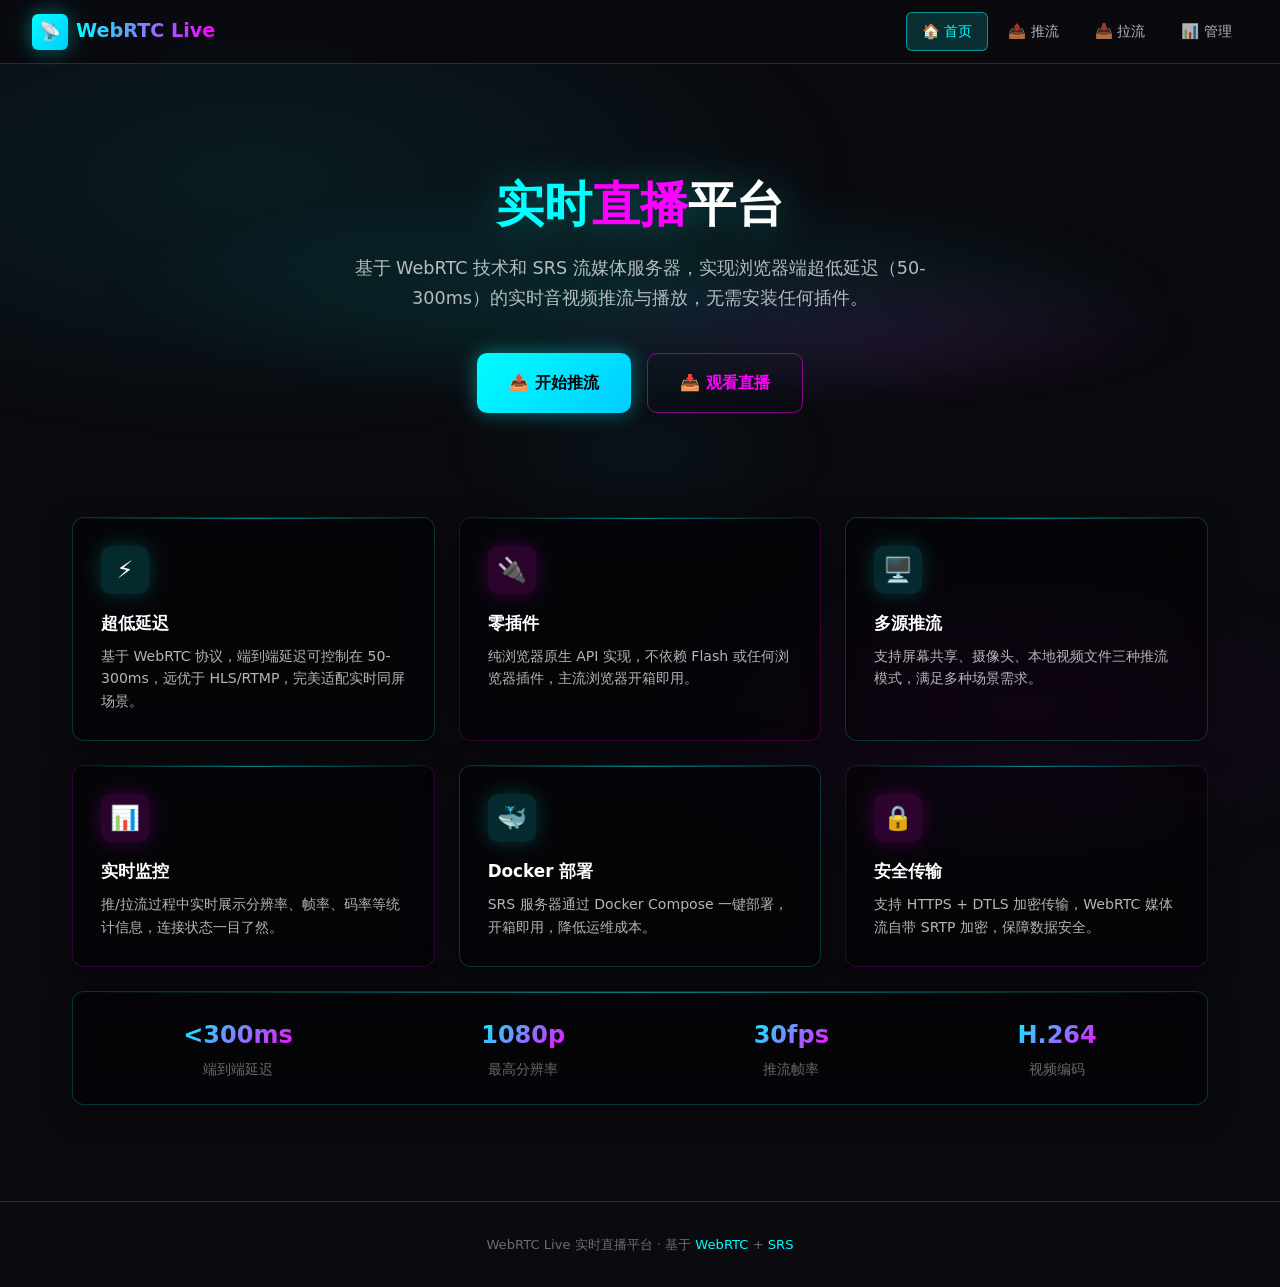
<file: frontend/index.html>
<!DOCTYPE html>
<html lang="zh-CN">
<head>
    <meta charset="UTF-8">
    <meta name="viewport" content="width=device-width, initial-scale=1.0">
    <meta name="description" content="WebRTC + SRS 实时直播平台 - 基于 WebRTC 和 SRS 的低延迟音视频解决方案">
    <title>WebRTC Live - 实时直播平台</title>
    <link rel="stylesheet" href="css/style.css">
</head>
<body>

<!-- 导航栏 -->
<nav class="navbar">
    <a href="/" class="navbar-brand">
        <span class="logo-icon">📡</span>
        <span class="brand-text">WebRTC Live</span>
    </a>
    <ul class="navbar-nav">
        <li><a href="/" class="active">🏠 首页</a></li>
        <li><a href="/publish.html">📤 推流</a></li>
        <li><a href="/play.html">📥 拉流</a></li>
        <li><a href="/admin.html">📊 管理</a></li>
    </ul>
</nav>

<!-- 主内容 -->
<div class="main-container">

    <!-- Hero 区域 -->
    <section class="hero-section">
        <div class="hero-bg"></div>
        <h1 class="hero-title">
            <span class="text-cyan">实时</span><span class="text-magenta">直播</span>平台
        </h1>
        <p class="hero-subtitle">
            基于 WebRTC 技术和 SRS 流媒体服务器，实现浏览器端超低延迟（50-300ms）的实时音视频推流与播放，无需安装任何插件。
        </p>
        <div class="hero-actions">
            <a href="/publish.html" class="btn btn-primary btn-lg">📤 开始推流</a>
            <a href="/play.html" class="btn btn-outline-magenta btn-lg">📥 观看直播</a>
        </div>
    </section>

    <!-- 特性卡片 -->
    <section class="features-grid mt-3">
        <div class="glass-card feature-card">
            <div class="feature-icon cyan">⚡</div>
            <h3>超低延迟</h3>
            <p>基于 WebRTC 协议，端到端延迟可控制在 50-300ms，远优于 HLS/RTMP，完美适配实时同屏场景。</p>
        </div>
        <div class="glass-card feature-card magenta">
            <div class="feature-icon magenta">🔌</div>
            <h3>零插件</h3>
            <p>纯浏览器原生 API 实现，不依赖 Flash 或任何浏览器插件，主流浏览器开箱即用。</p>
        </div>
        <div class="glass-card feature-card">
            <div class="feature-icon cyan">🖥️</div>
            <h3>多源推流</h3>
            <p>支持屏幕共享、摄像头、本地视频文件三种推流模式，满足多种场景需求。</p>
        </div>
        <div class="glass-card feature-card magenta">
            <div class="feature-icon magenta">📊</div>
            <h3>实时监控</h3>
            <p>推/拉流过程中实时展示分辨率、帧率、码率等统计信息，连接状态一目了然。</p>
        </div>
        <div class="glass-card feature-card">
            <div class="feature-icon cyan">🐳</div>
            <h3>Docker 部署</h3>
            <p>SRS 服务器通过 Docker Compose 一键部署，开箱即用，降低运维成本。</p>
        </div>
        <div class="glass-card feature-card magenta">
            <div class="feature-icon magenta">🔒</div>
            <h3>安全传输</h3>
            <p>支持 HTTPS + DTLS 加密传输，WebRTC 媒体流自带 SRTP 加密，保障数据安全。</p>
        </div>
    </section>

    <!-- 技术参数 -->
    <div class="glass-card stats-bar mt-3">
        <div class="stat-item">
            <div class="stat-value">&lt;300ms</div>
            <div class="stat-label">端到端延迟</div>
        </div>
        <div class="stat-item">
            <div class="stat-value">1080p</div>
            <div class="stat-label">最高分辨率</div>
        </div>
        <div class="stat-item">
            <div class="stat-value">30fps</div>
            <div class="stat-label">推流帧率</div>
        </div>
        <div class="stat-item">
            <div class="stat-value">H.264</div>
            <div class="stat-label">视频编码</div>
        </div>
    </div>

</div>

<!-- 页脚 -->
<footer class="footer">
    <p>WebRTC Live 实时直播平台 · 基于 <a href="https://webrtc.org" target="_blank">WebRTC</a> + <a href="https://ossrs.net" target="_blank">SRS</a></p>
</footer>

<style>
/* 首页专属样式 */
.hero-section {
    text-align: center;
    padding: 5rem 2rem;
    position: relative;
}

.hero-bg {
    position: absolute;
    inset: 0;
    background:
        radial-gradient(ellipse 80% 50% at 50% 50%, rgba(0, 255, 255, 0.1) 0%, transparent 60%),
        radial-gradient(ellipse 60% 40% at 70% 60%, rgba(255, 0, 255, 0.08) 0%, transparent 50%);
    pointer-events: none;
}

.hero-title {
    font-size: 3rem;
    font-weight: 900;
    line-height: 1.2;
    margin-bottom: 1.25rem;
    text-shadow: 0 0 40px rgba(0, 255, 255, 0.3);
    position: relative;
}

.hero-subtitle {
    font-size: 1.1rem;
    color: var(--text-secondary);
    max-width: 600px;
    margin: 0 auto 2.5rem;
    line-height: 1.7;
    position: relative;
}

.hero-actions {
    display: flex;
    gap: 1rem;
    justify-content: center;
    flex-wrap: wrap;
    position: relative;
}

.feature-card {
    padding: 1.75rem;
}

.feature-card .feature-icon {
    width: 48px;
    height: 48px;
    border-radius: var(--radius-md);
    display: flex;
    align-items: center;
    justify-content: center;
    font-size: 1.5rem;
    margin-bottom: 1rem;
}

.feature-card .feature-icon.cyan {
    background: rgba(0, 255, 255, 0.15);
    box-shadow: 0 0 20px rgba(0, 255, 255, 0.2);
}

.feature-card .feature-icon.magenta {
    background: rgba(255, 0, 255, 0.15);
    box-shadow: 0 0 20px rgba(255, 0, 255, 0.2);
}

.feature-card h3 {
    font-size: 1.05rem;
    font-weight: 700;
    margin-bottom: 0.5rem;
    color: var(--text-primary);
}

.feature-card p {
    font-size: 0.88rem;
    color: var(--text-secondary);
    line-height: 1.6;
}

.stats-bar {
    display: flex;
    justify-content: space-around;
    flex-wrap: wrap;
    gap: 1rem;
    padding: 1.5rem;
}

.stat-item {
    text-align: center;
}

.stat-value {
    font-size: 1.5rem;
    font-weight: 800;
    background: linear-gradient(135deg, var(--primary-cyan), var(--primary-magenta));
    -webkit-background-clip: text;
    -webkit-text-fill-color: transparent;
    background-clip: text;
}

.stat-label {
    font-size: 0.85rem;
    color: var(--text-muted);
    margin-top: 0.25rem;
}

.footer {
    text-align: center;
    padding: 2rem;
    margin-top: 4rem;
    border-top: 1px solid var(--border-cyan);
    color: var(--text-muted);
    font-size: 0.82rem;
}

.footer a {
    color: var(--primary-cyan);
}

.footer a:hover {
    text-shadow: 0 0 10px var(--primary-cyan);
}

@media (max-width: 768px) {
    .hero-title {
        font-size: 2rem;
    }

    .hero-section {
        padding: 3rem 1rem;
    }
}
</style>

</body>
</html>
</file>
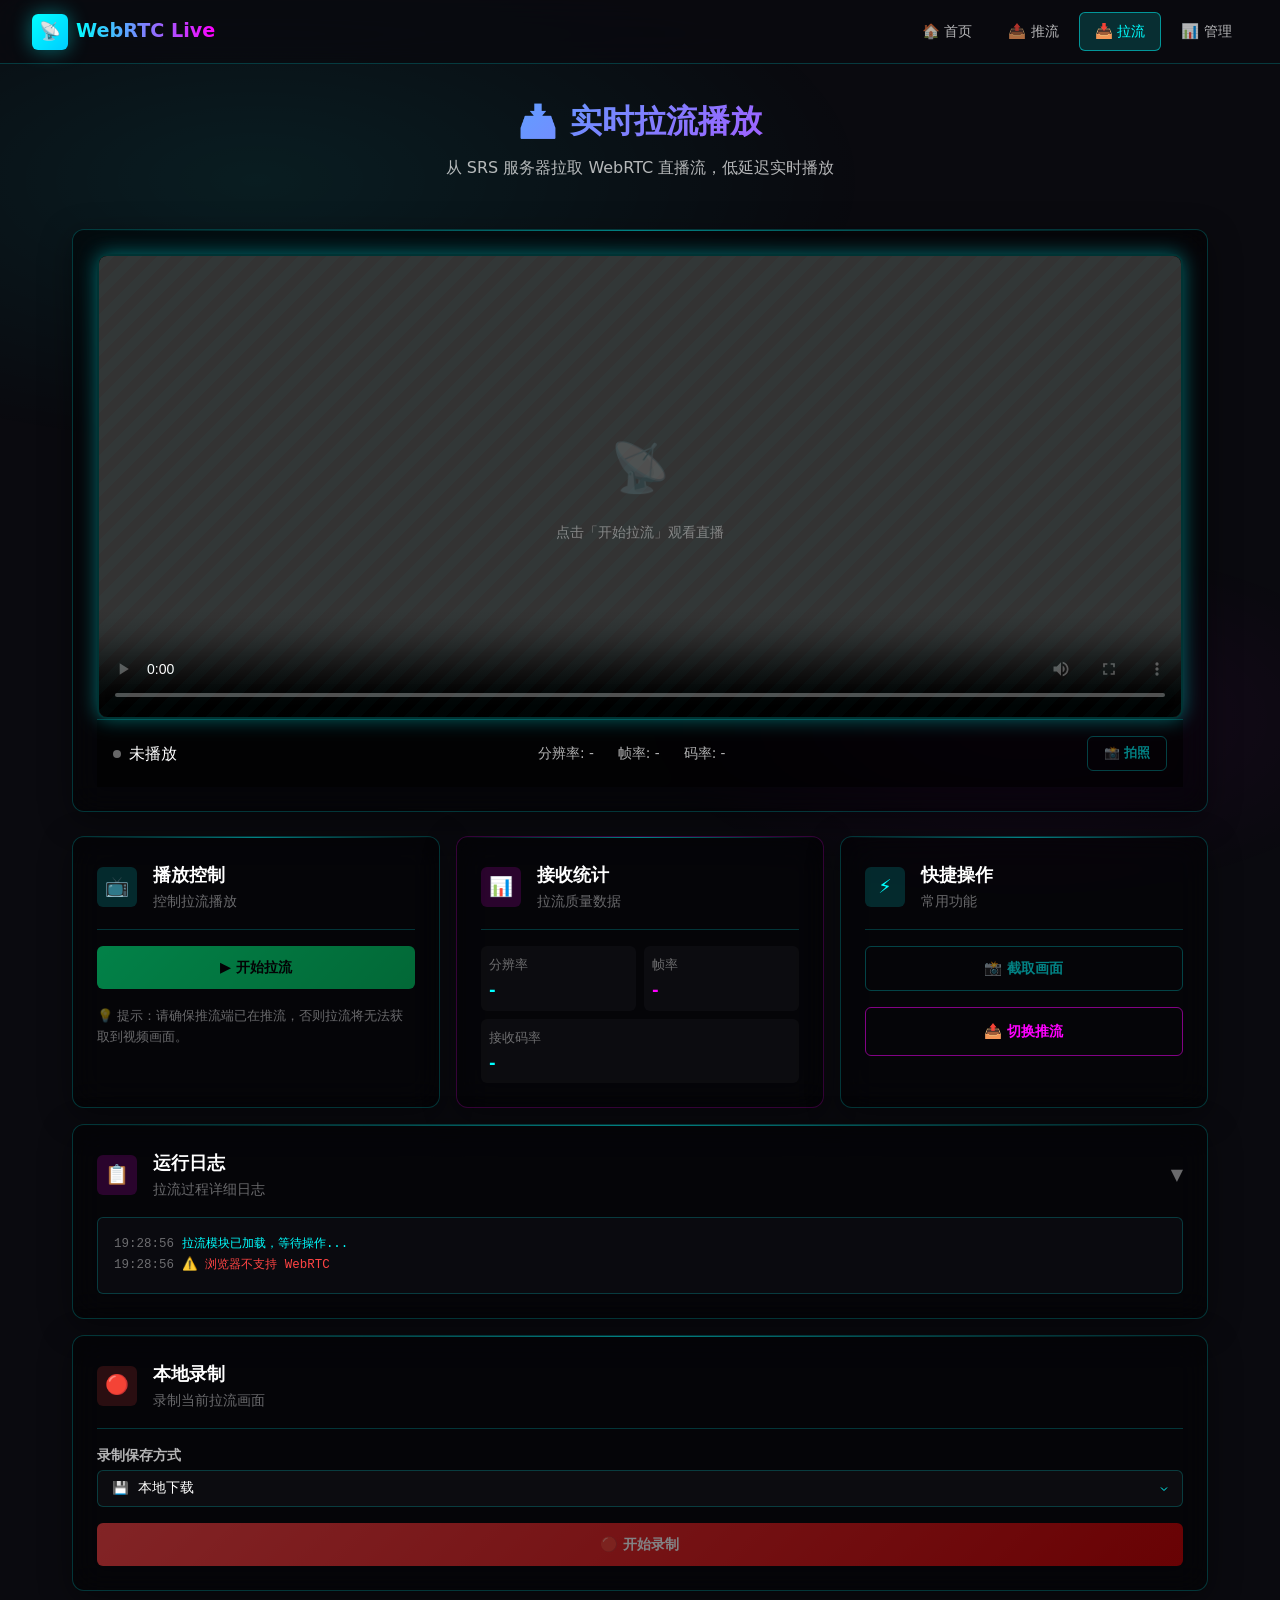
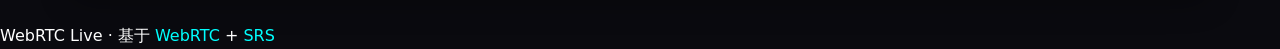
<file: frontend/play.html>
<!DOCTYPE html>
<html lang="zh-CN">
<head>
    <meta charset="UTF-8">
    <meta name="viewport" content="width=device-width, initial-scale=1.0">
    <meta name="description" content="WebRTC 拉流播放 - 低延迟实时观看直播流">
    <title>拉流播放 - WebRTC Live</title>
    <link rel="stylesheet" href="css/style.css">
</head>
<body>

<nav class="navbar">
    <a href="/" class="navbar-brand">
        <span class="logo-icon">📡</span>
        <span class="brand-text">WebRTC Live</span>
    </a>
    <ul class="navbar-nav">
        <li><a href="/">🏠 首页</a></li>
        <li><a href="/publish.html">📤 推流</a></li>
        <li><a href="/play.html" class="active">📥 拉流</a></li>
        <li><a href="/admin.html">📊 管理</a></li>
    </ul>
</nav>

<div class="main-container">
    <div class="page-header">
        <h1>📥 实时拉流播放</h1>
        <p class="subtitle">从 SRS 服务器拉取 WebRTC 直播流，低延迟实时播放</p>
    </div>

    <!-- 主视频播放区 -->
    <div class="glass-card">
        <div class="video-container wide">
            <video id="remoteVideo" autoplay playsinline controls></video>
            <div id="videoPlaceholder" class="video-placeholder">
                <span class="placeholder-icon">📡</span>
                <p>点击「开始拉流」观看直播</p>
            </div>
            <div id="videoOverlay" class="video-overlay hidden">
                <span class="video-badge live">● LIVE</span>
                <span class="video-badge info">WebRTC</span>
            </div>
        </div>
        <div class="video-status-bar">
            <div class="status-indicator">
                <span id="statusDot" class="status-dot idle"></span>
                <span id="statusText">未播放</span>
            </div>
            <div class="stats">
                <span>分辨率: <span id="statResolution">-</span></span>
                <span>帧率: <span id="statFramerate">-</span></span>
                <span>码率: <span id="statBitrate">-</span></span>
            </div>
            <div class="actions">
                <button id="playSnapshotBtn" class="btn btn-outline btn-sm" disabled>📸 拍照</button>
            </div>
        </div>
    </div>

    <!-- 底部控制栏 -->
    <div class="control-bar">
        <!-- 播放控制 -->
        <div class="glass-card">
            <div class="card-header">
                <div class="icon cyan">📺</div>
                <div>
                    <h2>播放控制</h2>
                    <p>控制拉流播放</p>
                </div>
            </div>
            <div class="btn-group">
                <button id="startPlayBtn" class="btn btn-success btn-block">▶️ 开始拉流</button>
                <button id="stopPlayBtn" class="btn btn-danger btn-block hidden">⏹️ 停止播放</button>
            </div>
            <p class="text-muted text-sm mt-2">💡 提示：请确保推流端已在推流，否则拉流将无法获取到视频画面。</p>
        </div>

        <!-- 接收统计 -->
        <div class="glass-card magenta">
            <div class="card-header">
                <div class="icon magenta">📊</div>
                <div>
                    <h2>接收统计</h2>
                    <p>拉流质量数据</p>
                </div>
            </div>
            <div style="display:grid; grid-template-columns: 1fr 1fr; gap: var(--spacing-sm);">
                <div style="padding: var(--spacing-sm); background: var(--bg-glass); border-radius: var(--radius-sm);">
                    <div class="text-muted text-sm">分辨率</div>
                    <div id="statResolutionCard" style="font-weight:700; margin-top:2px; color: var(--primary-cyan);">-</div>
                </div>
                <div style="padding: var(--spacing-sm); background: var(--bg-glass); border-radius: var(--radius-sm);">
                    <div class="text-muted text-sm">帧率</div>
                    <div id="statFramerateCard" style="font-weight:700; margin-top:2px; color: var(--primary-magenta);">-</div>
                </div>
                <div style="padding: var(--spacing-sm); background: var(--bg-glass); border-radius: var(--radius-sm); grid-column: 1/-1;">
                    <div class="text-muted text-sm">接收码率</div>
                    <div id="statBitrateCard" style="font-weight:700; margin-top:2px; color: var(--primary-cyan);">-</div>
                </div>
            </div>
        </div>

        <!-- 快捷操作 -->
        <div class="glass-card">
            <div class="card-header">
                <div class="icon cyan">⚡</div>
                <div>
                    <h2>快捷操作</h2>
                    <p>常用功能</p>
                </div>
            </div>
            <div class="btn-group">
                <button id="playSnapshotBtn2" class="btn btn-outline btn-block" disabled>📸 截取画面</button>
                <a href="/publish.html" class="btn btn-outline-magenta btn-block">📤 切换推流</a>
            </div>
        </div>
    </div>

    <!-- 日志面板 -->
    <div class="glass-card mt-2">
        <div class="card-header" style="cursor: pointer; margin-bottom: 0; padding-bottom: 0; border-bottom: none;" onclick="toggleLogPanel()">
            <div class="icon magenta">📋</div>
            <div style="flex: 1;">
                <h2>运行日志</h2>
                <p>拉流过程详细日志</p>
            </div>
            <span id="logToggle" style="color: var(--text-muted);">▼</span>
        </div>
        <div id="logPanelContainer" style="margin-top: 1rem;">
            <div id="logPanel" class="log-panel"></div>
        </div>
    </div>

    <!-- 录制面板 -->
    <div class="glass-card mt-2">
        <div class="card-header">
            <div class="icon error">🔴</div>
            <div>
                <h2>本地录制</h2>
                <p>录制当前拉流画面</p>
            </div>
        </div>
        <div class="form-group">
            <label class="form-label">录制保存方式</label>
            <select id="recordSaveMode" class="form-select">
                <option value="local">💾 本地下载</option>
                <option value="server">☁️ 服务器存储</option>
            </select>
        </div>
        <div class="btn-group mt-2">
            <button id="startRecordBtn" class="btn btn-danger btn-block" disabled>🔴 开始录制</button>
            <button id="stopRecordBtn" class="btn btn-outline-magenta btn-block hidden">⏹️ 停止录制</button>
            <button id="downloadRecordBtn" class="btn btn-success btn-block hidden">⬇️ 下载视频</button>
        </div>
    </div>
</div>

<footer class="footer">
    <p>WebRTC Live · 基于 <a href="https://webrtc.org" target="_blank">WebRTC</a> + <a href="https://ossrs.net" target="_blank">SRS</a></p>
</footer>

<script>
function toggleLogPanel() {
    const container = document.getElementById('logPanelContainer');
    const toggle = document.getElementById('logToggle');
    if (container.style.display === 'none') {
        container.style.display = 'block';
        toggle.textContent = '▼';
    } else {
        container.style.display = 'none';
        toggle.textContent = '▶';
    }
}
</script>
<script src="js/utils.js"></script>
<script src="js/record.js"></script>
<script src="js/play.js"></script>
</body>
</html>
</file>
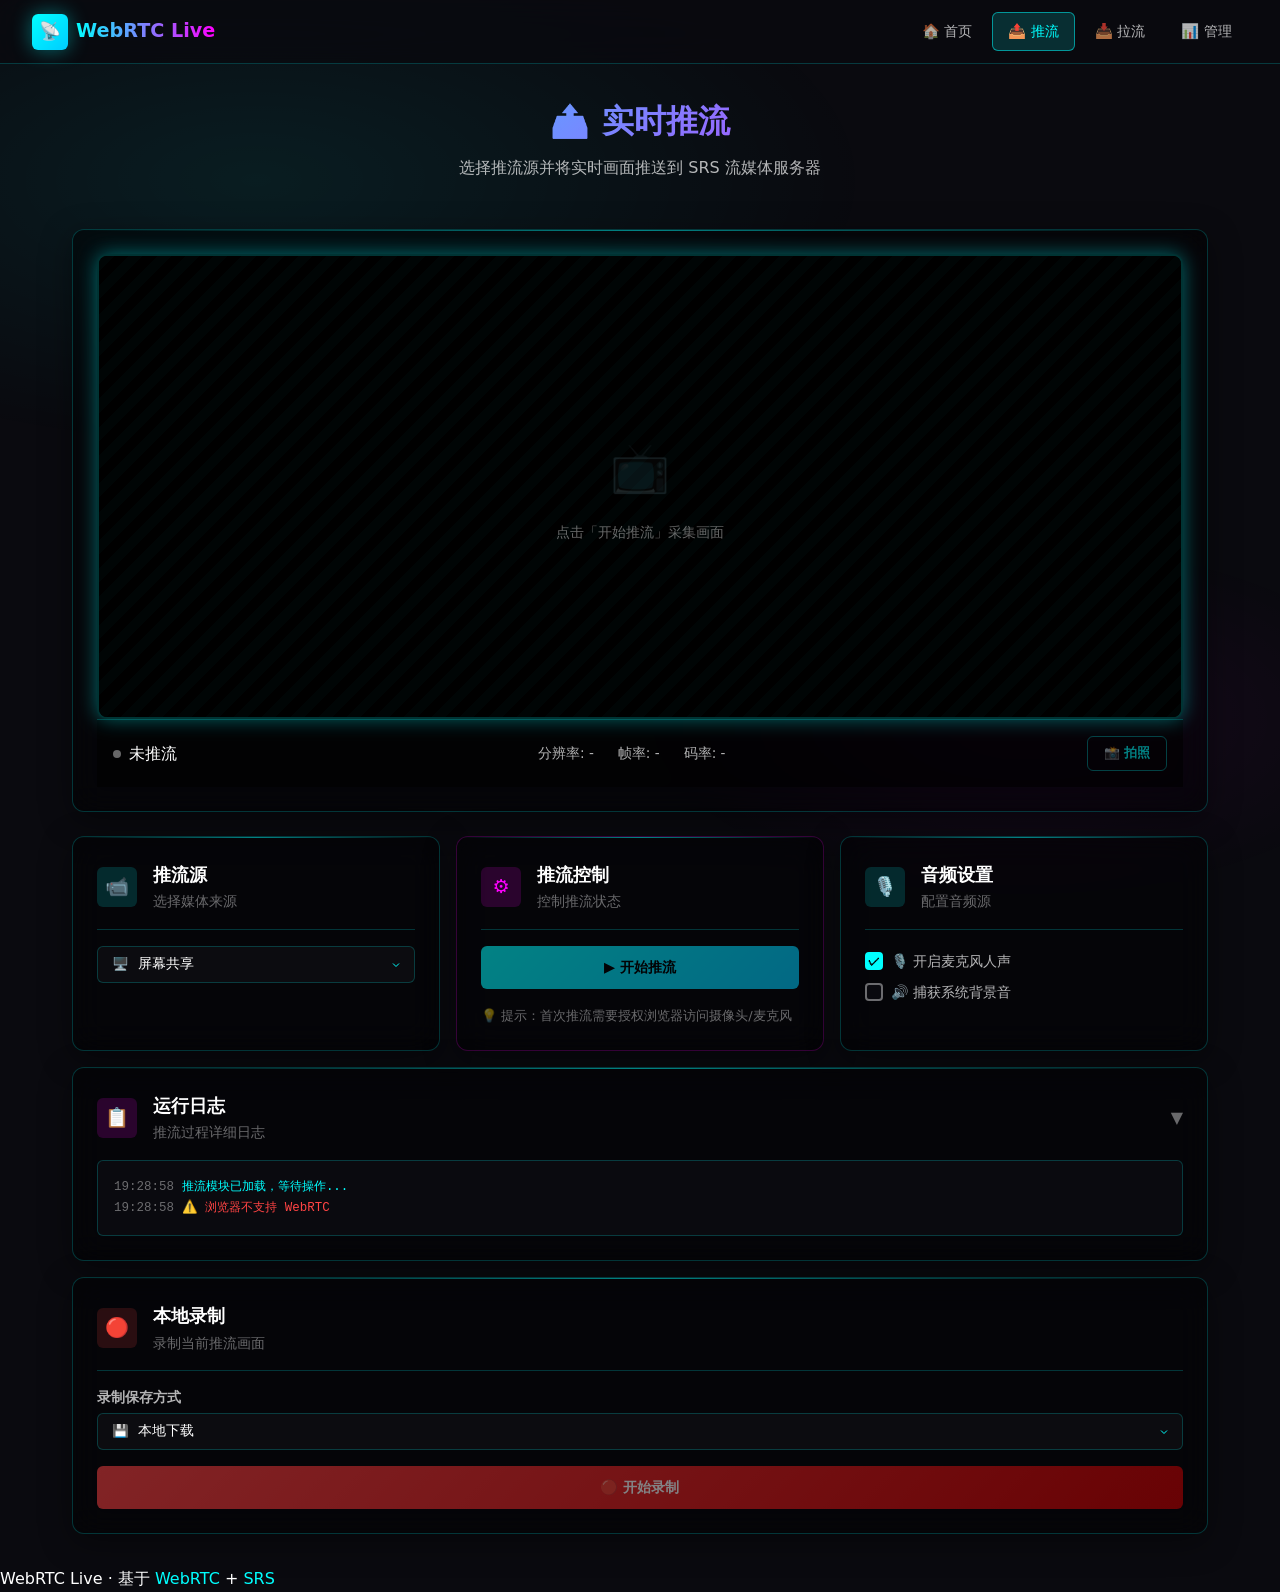
<file: frontend/publish.html>
<!DOCTYPE html>
<html lang="zh-CN">
<head>
    <meta charset="UTF-8">
    <meta name="viewport" content="width=device-width, initial-scale=1.0">
    <meta name="description" content="WebRTC 推流 - 屏幕共享或摄像头实时推流到 SRS 服务器">
    <title>推流 - WebRTC Live</title>
    <link rel="stylesheet" href="css/style.css">
</head>
<body>

<nav class="navbar">
    <a href="/" class="navbar-brand">
        <span class="logo-icon">📡</span>
        <span class="brand-text">WebRTC Live</span>
    </a>
    <ul class="navbar-nav">
        <li><a href="/">🏠 首页</a></li>
        <li><a href="/publish.html" class="active">📤 推流</a></li>
        <li><a href="/play.html">📥 拉流</a></li>
        <li><a href="/admin.html">📊 管理</a></li>
    </ul>
</nav>

<div class="main-container">
    <div class="page-header">
        <h1>📤 实时推流</h1>
        <p class="subtitle">选择推流源并将实时画面推送到 SRS 流媒体服务器</p>
    </div>

    <!-- 主视频预览区 -->
    <div class="glass-card">
        <div class="video-container wide">
            <video id="previewVideo" muted playsinline></video>
            <div id="videoPlaceholder" class="video-placeholder">
                <span class="placeholder-icon">📺</span>
                <p>点击「开始推流」采集画面</p>
            </div>
            <div id="videoOverlay" class="video-overlay hidden">
                <span class="video-badge live">● LIVE</span>
                <span id="liveDuration" class="video-badge info">00:00:00</span>
            </div>
        </div>
        <div class="video-status-bar">
            <div class="status-indicator">
                <span id="statusDot" class="status-dot idle"></span>
                <span id="statusText">未推流</span>
            </div>
            <div class="stats">
                <span>分辨率: <span id="statResolution">-</span></span>
                <span>帧率: <span id="statFramerate">-</span></span>
                <span>码率: <span id="statBitrate">-</span></span>
            </div>
            <div class="actions">
                <button id="snapshotBtn" class="btn btn-outline btn-sm" disabled>📸 拍照</button>
            </div>
        </div>
    </div>

    <!-- 底部控制栏 -->
    <div class="control-bar">
        <!-- 推流源选择 -->
        <div class="glass-card">
            <div class="card-header">
                <div class="icon cyan">📹</div>
                <div>
                    <h2>推流源</h2>
                    <p>选择媒体来源</p>
                </div>
            </div>
            <div class="form-group">
                <select id="sourceSelect" class="form-select">
                    <option value="screen">🖥️ 屏幕共享</option>
                    <option value="camera">📷 摄像头</option>
                    <option value="video-file">📁 视频文件</option>
                </select>
            </div>
            <div id="cameraDeviceGroup" class="form-group hidden">
                <label class="form-label">选择摄像头</label>
                <select id="videoSource" class="form-select"></select>
            </div>
        </div>

        <!-- 推流控制 -->
        <div class="glass-card magenta">
            <div class="card-header">
                <div class="icon magenta">⚙️</div>
                <div>
                    <h2>推流控制</h2>
                    <p>控制推流状态</p>
                </div>
            </div>
            <div class="btn-group">
                <button id="startPublishBtn" class="btn btn-primary btn-block">▶️ 开始推流</button>
                <button id="stopPublishBtn" class="btn btn-danger btn-block hidden">⏹️ 停止推流</button>
            </div>
            <p class="text-muted text-sm mt-2">💡 提示：首次推流需要授权浏览器访问摄像头/麦克风</p>
        </div>

        <!-- 音频设置 -->
        <div class="glass-card">
            <div class="card-header">
                <div class="icon cyan">🎙️</div>
                <div>
                    <h2>音频设置</h2>
                    <p>配置音频源</p>
                </div>
            </div>
            <div class="checkbox-item">
                <input type="checkbox" id="enableAudio" checked>
                <span>🎙️ 开启麦克风人声</span>
            </div>
            <div class="checkbox-item" id="systemAudioGroup">
                <input type="checkbox" id="enableSystemAudio">
                <span>🔊 捕获系统背景音</span>
            </div>
        </div>
    </div>

    <!-- 日志面板 (可折叠) -->
    <div class="glass-card mt-2">
        <div class="card-header" style="cursor: pointer; margin-bottom: 0; padding-bottom: 0; border-bottom: none;" onclick="toggleLogPanel()">
            <div class="icon magenta">📋</div>
            <div style="flex: 1;">
                <h2>运行日志</h2>
                <p>推流过程详细日志</p>
            </div>
            <span id="logToggle" style="color: var(--text-muted);">▼</span>
        </div>
        <div id="logPanelContainer" style="margin-top: 1rem;">
            <div id="logPanel" class="log-panel"></div>
        </div>
    </div>

    <!-- 录制面板 -->
    <div class="glass-card mt-2">
        <div class="card-header">
            <div class="icon error">🔴</div>
            <div>
                <h2>本地录制</h2>
                <p>录制当前推流画面</p>
            </div>
        </div>
        <div class="form-group">
            <label class="form-label">录制保存方式</label>
            <select id="recordSaveMode" class="form-select">
                <option value="local">💾 本地下载</option>
                <option value="server">☁️ 服务器存储</option>
            </select>
        </div>
        <div class="btn-group mt-2">
            <button id="startRecordBtn" class="btn btn-danger btn-block" disabled>🔴 开始录制</button>
            <button id="stopRecordBtn" class="btn btn-outline-magenta btn-block hidden">⏹️ 停止录制</button>
            <button id="downloadRecordBtn" class="btn btn-success btn-block hidden">⬇️ 下载视频</button>
        </div>
        <div id="recordingInfo" class="mt-2 text-center" style="display:none;">
            <div class="text-muted text-sm">录制时长</div>
            <div id="recordDuration" style="font-weight:700; font-size:1.25rem; color: var(--primary-cyan);">00:00:00</div>
            <div id="recordProgress" class="mt-1 text-muted text-sm hidden">上传中... 0%</div>
        </div>
    </div>
</div>

<footer class="footer">
    <p>WebRTC Live · 基于 <a href="https://webrtc.org" target="_blank">WebRTC</a> + <a href="https://ossrs.net" target="_blank">SRS</a></p>
</footer>

<script>
function toggleLogPanel() {
    const container = document.getElementById('logPanelContainer');
    const toggle = document.getElementById('logToggle');
    if (container.style.display === 'none') {
        container.style.display = 'block';
        toggle.textContent = '▼';
    } else {
        container.style.display = 'none';
        toggle.textContent = '▶';
    }
}
</script>
<script src="js/utils.js"></script>
<script src="js/record.js"></script>
<script src="js/publish.js"></script>
</body>
</html>
</file>
<file: frontend/css/style.css>
/* ============================================================
 * WebRTC-Live 赛博朋克霓虹风格样式表
 *
 * 设计理念：
 * - 深色沉浸背景
 * - 霓虹发光效果
 * - 科技未来感
 * - 专业高效
 * ============================================================ */

/* ============================================================
 * CSS 变量定义
 * ============================================================ */
:root {
  /* 主色调 */
  --primary-cyan: #00ffff;
  --primary-magenta: #ff00ff;

  /* 渐变 */
  --gradient-primary: linear-gradient(135deg, #00ffff, #00ccff);
  --gradient-accent: linear-gradient(135deg, #ff00ff, #cc00ff);
  --gradient-bg: linear-gradient(135deg, #0a0a0f 0%, #1a0a2e 50%, #0f1a2e 100%);

  /* 背景色 */
  --bg-deepest: #0a0a0f;
  --bg-dark: #0f0f1a;
  --bg-card: rgba(0, 0, 0, 0.5);
  --bg-glass: rgba(255, 255, 255, 0.03);
  --bg-glass-hover: rgba(255, 255, 255, 0.06);

  /* 功能色 */
  --color-success: #00ff88;
  --color-warning: #ffaa00;
  --color-error: #ff4444;

  /* 文字色 */
  --text-primary: #ffffff;
  --text-secondary: rgba(255, 255, 255, 0.7);
  --text-muted: rgba(255, 255, 255, 0.4);

  /* 边框 */
  --border-cyan: rgba(0, 255, 255, 0.2);
  --border-magenta: rgba(255, 0, 255, 0.2);
  --border-glow-cyan: rgba(0, 255, 255, 0.5);
  --border-glow-magenta: rgba(255, 0, 255, 0.5);

  /* 阴影/发光 */
  --glow-cyan: 0 0 20px rgba(0, 255, 255, 0.4);
  --glow-magenta: 0 0 20px rgba(255, 0, 255, 0.4);
  --glow-success: 0 0 20px rgba(0, 255, 136, 0.4);
  --glow-error: 0 0 20px rgba(255, 68, 68, 0.4);
  --shadow-card: 0 8px 32px rgba(0, 0, 0, 0.4);

  /* 圆角 */
  --radius-sm: 6px;
  --radius-md: 10px;
  --radius-lg: 12px;
  --radius-xl: 16px;

  /* 过渡 */
  --transition-fast: 0.15s ease;
  --transition-normal: 0.3s cubic-bezier(0.4, 0, 0.2, 1);
  --transition-slow: 0.5s cubic-bezier(0.4, 0, 0.2, 1);

  /* 字体 */
  --font-sans: 'Inter', 'Noto Sans SC', system-ui, -apple-system, sans-serif;
  --font-mono: 'JetBrains Mono', 'Fira Code', monospace;

  /* 间距 */
  --spacing-xs: 0.25rem;
  --spacing-sm: 0.5rem;
  --spacing-md: 1rem;
  --spacing-lg: 1.5rem;
  --spacing-xl: 2rem;
  --spacing-2xl: 3rem;
}

/* ============================================================
 * 基础重置
 * ============================================================ */
*,
*::before,
*::after {
  margin: 0;
  padding: 0;
  box-sizing: border-box;
}

html {
  font-size: 16px;
  scroll-behavior: smooth;
}

body {
  font-family: var(--font-sans);
  background: var(--bg-deepest);
  color: var(--text-primary);
  line-height: 1.6;
  min-height: 100vh;
  overflow-x: hidden;
  -webkit-font-smoothing: antialiased;
  -moz-osx-font-smoothing: grayscale;
}

/* 动态背景渐变层 */
body::before {
  content: "";
  position: fixed;
  inset: 0;
  background:
    radial-gradient(ellipse 80% 50% at 20% 20%, rgba(0, 255, 255, 0.08) 0%, transparent 60%),
    radial-gradient(ellipse 60% 40% at 80% 80%, rgba(255, 0, 255, 0.06) 0%, transparent 50%),
    radial-gradient(ellipse 40% 30% at 50% 50%, rgba(0, 255, 255, 0.04) 0%, transparent 40%);
  pointer-events: none;
  z-index: 0;
}

a {
  color: var(--primary-cyan);
  text-decoration: none;
  transition: var(--transition-fast);
}

a:hover {
  text-shadow: 0 0 10px var(--primary-cyan);
}

/* ============================================================
 * 字体加载
 * ============================================================ */
@import url('https://fonts.googleapis.com/css2?family=Inter:wght@400;500;600;700;800;900&family=Noto+Sans+SC:wght@400;500;700&family=JetBrains+Mono:wght@400;500&display=swap');

/* ============================================================
 * 动画系统
 * ============================================================ */

/* 霓虹脉冲动画 - 用于状态指示器 */
@keyframes neon-pulse {
  0%, 100% {
    opacity: 1;
    box-shadow: 0 0 20px var(--primary-cyan);
  }
  50% {
    opacity: 0.6;
    box-shadow: 0 0 40px var(--primary-cyan), 0 0 60px var(--primary-cyan);
  }
}

@keyframes neon-pulse-magenta {
  0%, 100% {
    opacity: 1;
    box-shadow: 0 0 20px var(--primary-magenta);
  }
  50% {
    opacity: 0.6;
    box-shadow: 0 0 40px var(--primary-magenta), 0 0 60px var(--primary-magenta);
  }
}

/* 渐变流动动画 */
@keyframes gradient-flow {
  0% { background-position: 0% 50%; }
  100% { background-position: 200% 50%; }
}

/* 状态点脉冲 */
@keyframes status-pulse {
  0%, 100% {
    opacity: 1;
    transform: scale(1);
  }
  50% {
    opacity: 0.5;
    transform: scale(1.3);
  }
}

/* 边框扫描动画 */
@keyframes border-scan {
  0% { left: 0; }
  100% { left: calc(100% - 20px); }
}

/* 淡入动画 */
@keyframes fade-in {
  from {
    opacity: 0;
    transform: translateY(10px);
  }
  to {
    opacity: 1;
    transform: translateY(0);
  }
}

/* 滑入动画 */
@keyframes slide-in-right {
  from {
    opacity: 0;
    transform: translateX(20px);
  }
  to {
    opacity: 1;
    transform: translateX(0);
  }
}

/* 旋转动画 */
@keyframes spin {
  to { transform: rotate(360deg); }
}

/* 闪烁动画 */
@keyframes blink {
  0%, 50%, 100% { opacity: 1; }
  25%, 75% { opacity: 0.3; }
}

/* ============================================================
 * 导航栏
 * ============================================================ */
.navbar {
  position: sticky;
  top: 0;
  z-index: 100;
  display: flex;
  align-items: center;
  justify-content: space-between;
  padding: 0 var(--spacing-xl);
  height: 64px;
  background: rgba(10, 10, 15, 0.85);
  backdrop-filter: blur(20px) saturate(180%);
  -webkit-backdrop-filter: blur(20px) saturate(180%);
  border-bottom: 1px solid var(--border-cyan);
}

.navbar-brand {
  display: flex;
  align-items: center;
  gap: var(--spacing-sm);
  text-decoration: none;
  color: var(--text-primary);
  font-weight: 800;
  font-size: 1.2rem;
}

.navbar-brand .logo-icon {
  width: 36px;
  height: 36px;
  background: var(--gradient-primary);
  border-radius: var(--radius-sm);
  display: flex;
  align-items: center;
  justify-content: center;
  font-size: 1.1rem;
  box-shadow: var(--glow-cyan);
}

.navbar-brand .brand-text {
  background: linear-gradient(90deg, var(--primary-cyan), var(--primary-magenta));
  -webkit-background-clip: text;
  -webkit-text-fill-color: transparent;
  background-clip: text;
}

.navbar-nav {
  display: flex;
  align-items: center;
  gap: var(--spacing-xs);
  list-style: none;
}

.navbar-nav a {
  display: flex;
  align-items: center;
  gap: var(--spacing-xs);
  padding: var(--spacing-sm) var(--spacing-md);
  color: var(--text-secondary);
  text-decoration: none;
  border-radius: var(--radius-sm);
  font-size: 0.9rem;
  font-weight: 500;
  transition: var(--transition-normal);
}

.navbar-nav a:hover {
  color: var(--primary-cyan);
  background: rgba(0, 255, 255, 0.1);
  text-shadow: 0 0 10px var(--primary-cyan);
}

.navbar-nav a.active {
  color: var(--primary-cyan);
  background: rgba(0, 255, 255, 0.15);
  box-shadow: inset 0 0 0 1px var(--border-glow-cyan);
}

/* ============================================================
 * 按钮系统
 * ============================================================ */
.btn {
  display: inline-flex;
  align-items: center;
  justify-content: center;
  gap: var(--spacing-sm);
  padding: 0.75rem 1.5rem;
  border: none;
  border-radius: var(--radius-sm);
  font-family: var(--font-sans);
  font-size: 0.9rem;
  font-weight: 600;
  cursor: pointer;
  transition: var(--transition-normal);
  text-decoration: none;
  white-space: nowrap;
}

.btn:disabled {
  opacity: 0.5;
  cursor: not-allowed;
  transform: none !important;
  box-shadow: none !important;
}

/* 主要按钮 - 青色渐变 */
.btn-primary {
  background: var(--gradient-primary);
  color: #000;
  box-shadow: var(--glow-cyan);
}

.btn-primary:hover:not(:disabled) {
  transform: translateY(-2px);
  box-shadow: 0 0 30px rgba(0, 255, 255, 0.6);
}

.btn-primary:active:not(:disabled) {
  transform: translateY(0);
}

/* 辅助按钮 - 品红渐变 */
.btn-accent {
  background: var(--gradient-accent);
  color: #fff;
  box-shadow: var(--glow-magenta);
}

.btn-accent:hover:not(:disabled) {
  transform: translateY(-2px);
  box-shadow: 0 0 30px rgba(255, 0, 255, 0.6);
}

/* 成功按钮 */
.btn-success {
  background: linear-gradient(135deg, var(--color-success), #00cc66);
  color: #000;
  box-shadow: var(--glow-success);
}

.btn-success:hover:not(:disabled) {
  transform: translateY(-2px);
  box-shadow: 0 0 30px rgba(0, 255, 136, 0.6);
}

/* 危险按钮 */
.btn-danger {
  background: linear-gradient(135deg, var(--color-error), #cc0000);
  color: #fff;
  box-shadow: var(--glow-error);
}

.btn-danger:hover:not(:disabled) {
  transform: translateY(-2px);
  box-shadow: 0 0 30px rgba(255, 68, 68, 0.6);
}

/* 边框按钮 - 青色 */
.btn-outline {
  background: transparent;
  color: var(--primary-cyan);
  border: 1px solid var(--border-glow-cyan);
}

.btn-outline:hover:not(:disabled) {
  background: rgba(0, 255, 255, 0.1);
  box-shadow: var(--glow-cyan);
}

/* 边框按钮 - 品红 */
.btn-outline-magenta {
  background: transparent;
  color: var(--primary-magenta);
  border: 1px solid var(--border-glow-magenta);
}

.btn-outline-magenta:hover:not(:disabled) {
  background: rgba(255, 0, 255, 0.1);
  box-shadow: var(--glow-magenta);
}

/* 按钮尺寸 */
.btn-sm {
  padding: 0.5rem 1rem;
  font-size: 0.8rem;
}

.btn-lg {
  padding: 1rem 2rem;
  font-size: 1rem;
  border-radius: var(--radius-md);
}

.btn-block {
  width: 100%;
}

/* 按钮组 */
.btn-group {
  display: flex;
  gap: var(--spacing-md);
  flex-wrap: wrap;
}

/* ============================================================
 * 玻璃卡片
 * ============================================================ */
.glass-card {
  background: var(--bg-card);
  backdrop-filter: blur(16px) saturate(150%);
  -webkit-backdrop-filter: blur(16px) saturate(150%);
  border: 1px solid var(--border-cyan);
  border-radius: var(--radius-lg);
  padding: var(--spacing-lg);
  box-shadow: var(--shadow-card);
  transition: var(--transition-normal);
  position: relative;
  overflow: hidden;
}

.glass-card::before {
  content: "";
  position: absolute;
  top: 0;
  left: 0;
  right: 0;
  height: 1px;
  background: linear-gradient(90deg, transparent, var(--primary-cyan), transparent);
  opacity: 0.5;
}

.glass-card:hover {
  border-color: var(--border-glow-cyan);
  box-shadow: var(--shadow-card), var(--glow-cyan);
}

.glass-card.magenta {
  border-color: var(--border-magenta);
}

.glass-card.magenta:hover {
  border-color: var(--border-glow-magenta);
  box-shadow: var(--shadow-card), var(--glow-magenta);
}

.card-header {
  display: flex;
  align-items: center;
  gap: var(--spacing-md);
  margin-bottom: var(--spacing-md);
  padding-bottom: var(--spacing-md);
  border-bottom: 1px solid var(--border-cyan);
}

.card-header .icon {
  width: 40px;
  height: 40px;
  border-radius: var(--radius-sm);
  display: flex;
  align-items: center;
  justify-content: center;
  font-size: 1.2rem;
  flex-shrink: 0;
}

.card-header .icon.cyan {
  background: rgba(0, 255, 255, 0.15);
  color: var(--primary-cyan);
}

.card-header .icon.magenta {
  background: rgba(255, 0, 255, 0.15);
  color: var(--primary-magenta);
}

.card-header .icon.success {
  background: rgba(0, 255, 136, 0.15);
  color: var(--color-success);
}

.card-header .icon.warning {
  background: rgba(255, 170, 0, 0.15);
  color: var(--color-warning);
}

.card-header .icon.error {
  background: rgba(255, 68, 68, 0.15);
  color: var(--color-error);
}

.card-header h2 {
  font-size: 1.1rem;
  font-weight: 700;
  color: var(--text-primary);
}

.card-header p {
  font-size: 0.85rem;
  color: var(--text-muted);
  margin-top: 2px;
}

/* ============================================================
 * 表单元素
 * ============================================================ */
.form-group {
  margin-bottom: var(--spacing-md);
}

.form-label {
  display: block;
  font-size: 0.85rem;
  font-weight: 600;
  color: var(--text-secondary);
  margin-bottom: var(--spacing-xs);
}

.form-input,
.form-select {
  width: 100%;
  padding: 0.6rem 0.9rem;
  background: var(--bg-glass);
  border: 1px solid var(--border-cyan);
  border-radius: var(--radius-sm);
  color: var(--text-primary);
  font-family: var(--font-mono);
  font-size: 0.85rem;
  transition: var(--transition-fast);
}

.form-input:focus,
.form-select:focus {
  outline: none;
  border-color: var(--primary-cyan);
  box-shadow: 0 0 0 3px rgba(0, 255, 255, 0.15);
}

.form-select {
  appearance: none;
  background-image: url("data:image/svg+xml,%3Csvg xmlns='http://www.w3.org/2000/svg' width='12' height='12' viewBox='0 0 24 24' fill='none' stroke='%2300ffff' stroke-width='2'%3E%3Cpath d='M6 9l6 6 6-6'/%3E%3C/svg%3E");
  background-repeat: no-repeat;
  background-position: right 0.75rem center;
  padding-right: 2.5rem;
  cursor: pointer;
}

.form-select option {
  background: var(--bg-dark);
  color: var(--text-primary);
}

/* 复选框样式 */
.checkbox-item {
  display: flex;
  align-items: center;
  gap: var(--spacing-sm);
  cursor: pointer;
  padding: var(--spacing-xs) 0;
  color: var(--text-secondary);
  font-size: 0.88rem;
  transition: var(--transition-fast);
}

.checkbox-item:hover {
  color: var(--text-primary);
}

.checkbox-item input[type="checkbox"] {
  appearance: none;
  width: 18px;
  height: 18px;
  background: var(--bg-deepest);
  border: 2px solid var(--text-muted);
  border-radius: 4px;
  cursor: pointer;
  position: relative;
  transition: var(--transition-fast);
}

.checkbox-item input[type="checkbox"]:checked {
  background: var(--primary-cyan);
  border-color: var(--primary-cyan);
}

.checkbox-item input[type="checkbox"]:checked::after {
  content: "✓";
  position: absolute;
  top: 50%;
  left: 50%;
  transform: translate(-50%, -50%);
  color: #000;
  font-size: 12px;
  font-weight: 800;
}

/* ============================================================
 * 视频容器
 * ============================================================ */
.video-container {
  position: relative;
  width: 100%;
  aspect-ratio: 16 / 9;
  background: #000;
  border: 2px solid var(--border-cyan);
  border-radius: var(--radius-md);
  overflow: hidden;
  box-shadow: var(--glow-cyan);
}

.video-container.wide {
  aspect-ratio: 21 / 9;
}

.video-container video {
  width: 100%;
  height: 100%;
  object-fit: contain;
  background: #000;
}

/* 视频占位符 */
.video-placeholder {
  position: absolute;
  inset: 0;
  display: flex;
  flex-direction: column;
  align-items: center;
  justify-content: center;
  gap: var(--spacing-md);
  color: var(--text-muted);
  background:
    repeating-linear-gradient(
      -45deg,
      rgba(0, 255, 255, 0.02),
      rgba(0, 255, 255, 0.02) 10px,
      transparent 10px,
      transparent 20px
    );
}

.video-placeholder .placeholder-icon {
  font-size: 3rem;
  opacity: 0.4;
}

.video-placeholder p {
  font-size: 0.9rem;
}

/* 视频叠加信息 */
.video-overlay {
  position: absolute;
  top: var(--spacing-md);
  left: var(--spacing-md);
  display: flex;
  gap: var(--spacing-sm);
}

.video-badge {
  display: inline-flex;
  align-items: center;
  gap: var(--spacing-xs);
  padding: 0.25rem 0.5rem;
  border-radius: 4px;
  font-size: 0.75rem;
  font-weight: 600;
  backdrop-filter: blur(8px);
  -webkit-backdrop-filter: blur(8px);
}

.video-badge.live {
  background: rgba(255, 0, 255, 0.8);
  color: #fff;
  animation: neon-pulse-magenta 2s ease-in-out infinite;
}

.video-badge.info {
  background: rgba(0, 0, 0, 0.7);
  color: var(--text-secondary);
  border: 1px solid var(--border-cyan);
}

/* 视频底部状态栏 */
.video-status-bar {
  display: flex;
  align-items: center;
  justify-content: space-between;
  padding: var(--spacing-md);
  background: rgba(0, 0, 0, 0.6);
  border-top: 1px solid var(--border-cyan);
}

.video-status-bar .stats {
  display: flex;
  gap: var(--spacing-lg);
  color: var(--text-muted);
  font-size: 0.85rem;
}

.video-status-bar .stats span {
  color: var(--text-secondary);
}

/* ============================================================
 * 状态指示器
 * ============================================================ */
.status-bar {
  display: flex;
  align-items: center;
  justify-content: space-between;
  padding: var(--spacing-md);
  background: var(--bg-glass);
  border-radius: var(--radius-sm);
  margin-top: var(--spacing-md);
  font-size: 0.85rem;
}

.status-indicator {
  display: inline-flex;
  align-items: center;
  gap: var(--spacing-sm);
}

.status-dot {
  width: 8px;
  height: 8px;
  border-radius: 50%;
  flex-shrink: 0;
}

.status-dot.idle {
  background: var(--text-muted);
}

.status-dot.connecting {
  background: var(--color-warning);
  animation: status-pulse 1.5s ease-in-out infinite;
}

.status-dot.online {
  background: var(--color-success);
  box-shadow: 0 0 10px var(--color-success);
  animation: status-pulse 1.5s ease-in-out infinite;
}

.status-dot.error {
  background: var(--color-error);
  box-shadow: 0 0 10px var(--color-error);
}

/* 状态标签 */
.status-tag {
  display: inline-flex;
  align-items: center;
  gap: var(--spacing-xs);
  padding: 0.2rem 0.5rem;
  border-radius: 4px;
  font-size: 0.75rem;
  font-weight: 600;
}

.status-tag.online {
  background: rgba(0, 255, 136, 0.15);
  color: var(--color-success);
}

.status-tag.connecting {
  background: rgba(255, 170, 0, 0.15);
  color: var(--color-warning);
}

.status-tag.error {
  background: rgba(255, 68, 68, 0.15);
  color: var(--color-error);
}

.status-tag.idle {
  background: rgba(255, 255, 255, 0.1);
  color: var(--text-muted);
}

/* ============================================================
 * 布局系统
 * ============================================================ */
.main-container {
  position: relative;
  z-index: 1;
  max-width: 1200px;
  margin: 0 auto;
  padding: var(--spacing-xl);
}

.page-header {
  text-align: center;
  margin-bottom: var(--spacing-2xl);
}

.page-header h1 {
  font-size: 2rem;
  font-weight: 800;
  background: linear-gradient(135deg, var(--primary-cyan), var(--primary-magenta));
  -webkit-background-clip: text;
  -webkit-text-fill-color: transparent;
  background-clip: text;
  margin-bottom: var(--spacing-sm);
}

.page-header .subtitle {
  color: var(--text-secondary);
  font-size: 1rem;
}

/* 双栏布局 */
.layout-grid {
  display: grid;
  grid-template-columns: 1fr 380px;
  gap: var(--spacing-lg);
  align-items: start;
}

/* 底部控制栏布局 */
.control-bar {
  display: grid;
  grid-template-columns: repeat(3, 1fr);
  gap: var(--spacing-md);
  margin-top: var(--spacing-lg);
}

/* 卡片网格 */
.features-grid {
  display: grid;
  grid-template-columns: repeat(3, 1fr);
  gap: var(--spacing-lg);
}

/* 统计卡片网格 */
.stats-grid {
  display: grid;
  grid-template-columns: repeat(3, 1fr);
  gap: var(--spacing-lg);
  margin-bottom: var(--spacing-xl);
}

/* 日志面板 */
.log-panel {
  background: var(--bg-deepest);
  border: 1px solid var(--border-cyan);
  border-radius: var(--radius-sm);
  padding: var(--spacing-md);
  max-height: 200px;
  overflow-y: auto;
  font-family: var(--font-mono);
  font-size: 0.78rem;
  line-height: 1.7;
}

.log-panel::-webkit-scrollbar {
  width: 4px;
}

.log-panel::-webkit-scrollbar-track {
  background: transparent;
}

.log-panel::-webkit-scrollbar-thumb {
  background: var(--border-cyan);
  border-radius: 2px;
}

.log-entry {
  display: flex;
  gap: var(--spacing-sm);
}

.log-entry .log-time {
  color: var(--text-muted);
  flex-shrink: 0;
}

.log-entry .log-msg {
  color: var(--text-secondary);
  word-break: break-all;
}

.log-entry.info .log-msg { color: var(--primary-cyan); }
.log-entry.success .log-msg { color: var(--color-success); }
.log-entry.error .log-msg { color: var(--color-error); }
.log-entry.warn .log-msg { color: var(--color-warning); }

/* ============================================================
 * 工具类
 * ============================================================ */
.hidden { display: none !important; }
.mt-1 { margin-top: var(--spacing-sm); }
.mt-2 { margin-top: var(--spacing-md); }
.mt-3 { margin-top: var(--spacing-lg); }
.mb-1 { margin-bottom: var(--spacing-sm); }
.mb-2 { margin-bottom: var(--spacing-md); }
.mb-3 { margin-bottom: var(--spacing-lg); }
.text-center { text-align: center; }
.text-muted { color: var(--text-muted); }
.text-cyan { color: var(--primary-cyan); }
.text-magenta { color: var(--primary-magenta); }
.text-sm { font-size: 0.82rem; }
.text-lg { font-size: 1.1rem; }
.gap-1 { gap: var(--spacing-sm); }
.gap-2 { gap: var(--spacing-md); }
.flex { display: flex; }
.flex-col { flex-direction: column; }
.items-center { align-items: center; }
.justify-center { justify-content: center; }
.justify-between { justify-content: space-between; }

/* 加载动画 */
.spinner {
  display: inline-block;
  width: 16px;
  height: 16px;
  border: 2px solid rgba(255, 255, 255, 0.3);
  border-top-color: var(--primary-cyan);
  border-radius: 50%;
  animation: spin 0.6s linear infinite;
}

/* ============================================================
 * 响应式设计
 * ============================================================ */

/* Tablet */
@media (max-width: 1024px) {
  .layout-grid {
    grid-template-columns: 1fr;
  }

  .features-grid {
    grid-template-columns: repeat(2, 1fr);
  }

  .control-bar {
    grid-template-columns: 1fr;
  }

  .stats-grid {
    grid-template-columns: repeat(2, 1fr);
  }
}

/* Mobile */
@media (max-width: 768px) {
  .navbar {
    padding: 0 var(--spacing-md);
  }

  .navbar-nav {
    gap: 0;
  }

  .navbar-nav a {
    padding: var(--spacing-xs) var(--spacing-sm);
    font-size: 0.8rem;
  }

  .main-container {
    padding: var(--spacing-md);
  }

  .page-header h1 {
    font-size: 1.5rem;
  }

  .features-grid {
    grid-template-columns: 1fr;
  }

  .video-container {
    aspect-ratio: 16 / 9;
  }

  .video-container.wide {
    aspect-ratio: 16 / 9;
  }

  .stats-grid {
    grid-template-columns: 1fr;
  }

  .btn-group {
    flex-direction: column;
  }

  .btn-group .btn {
    width: 100%;
  }
}
</file>
